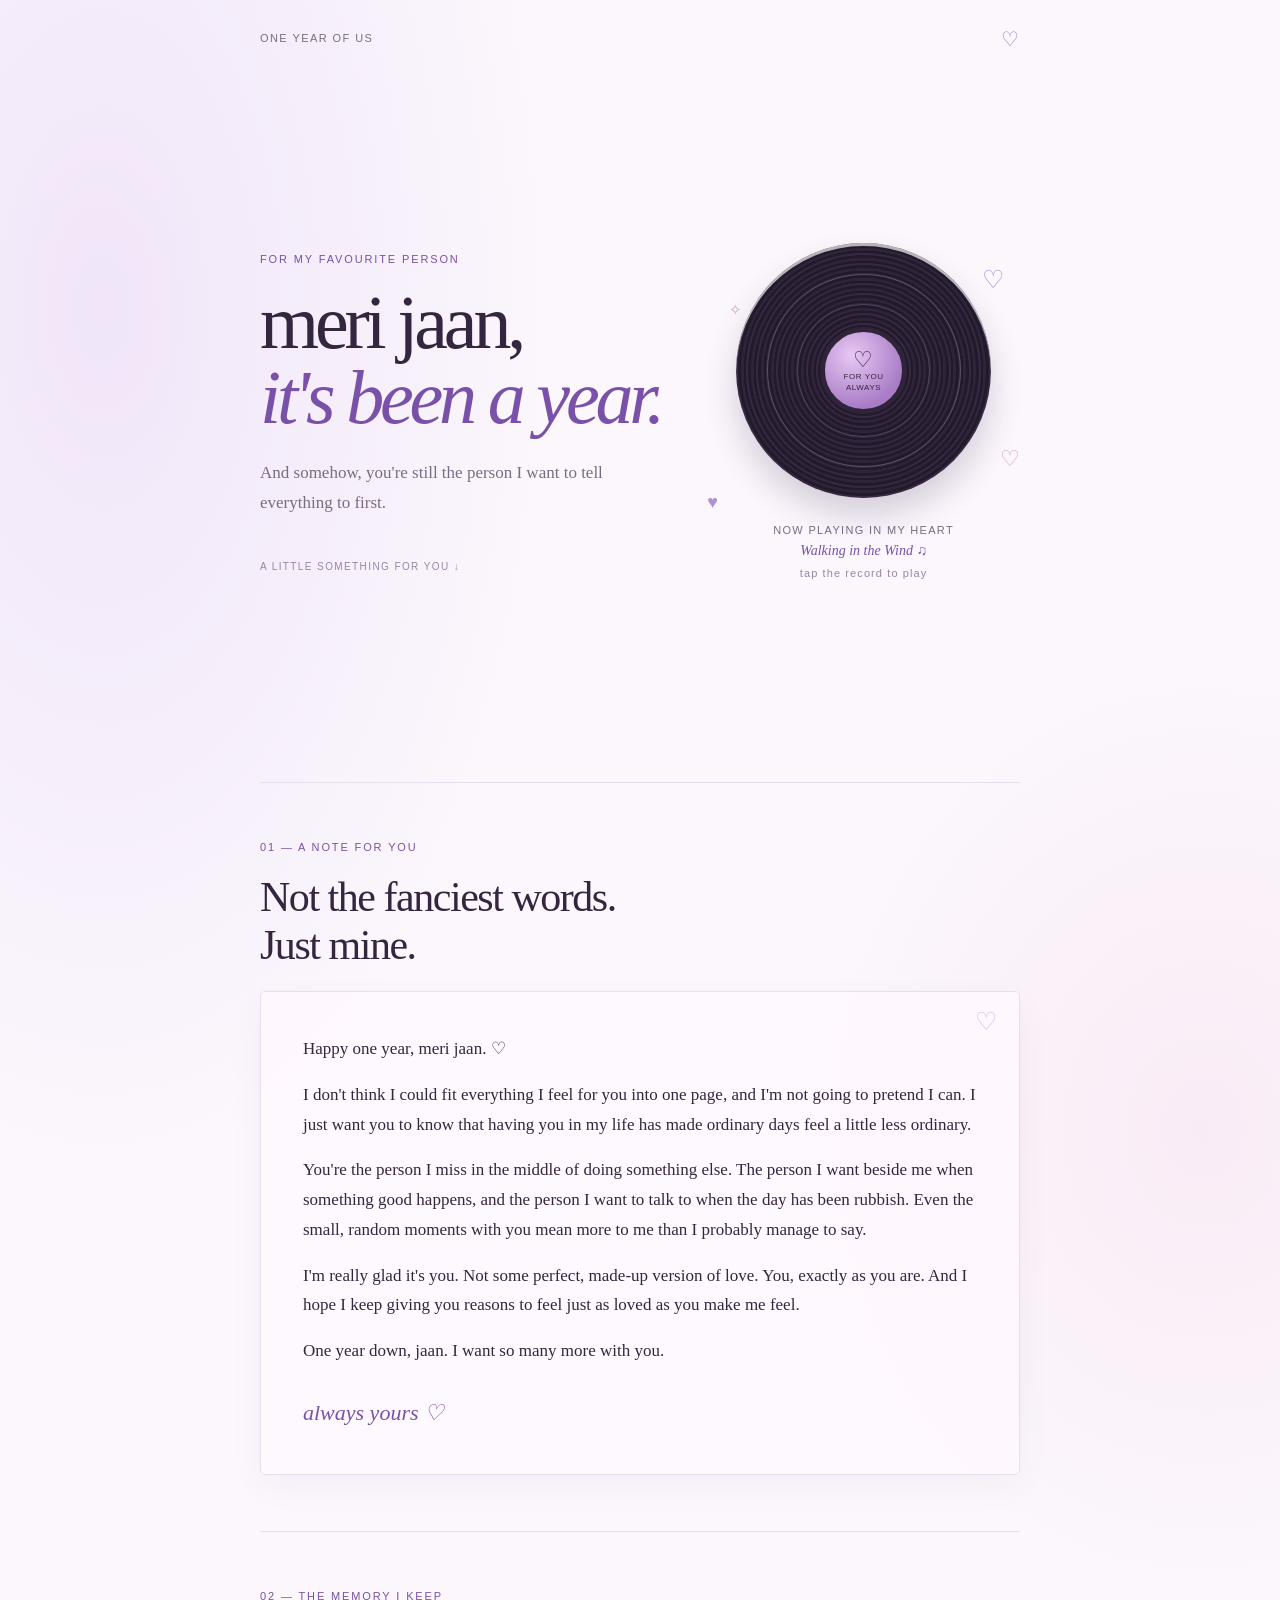
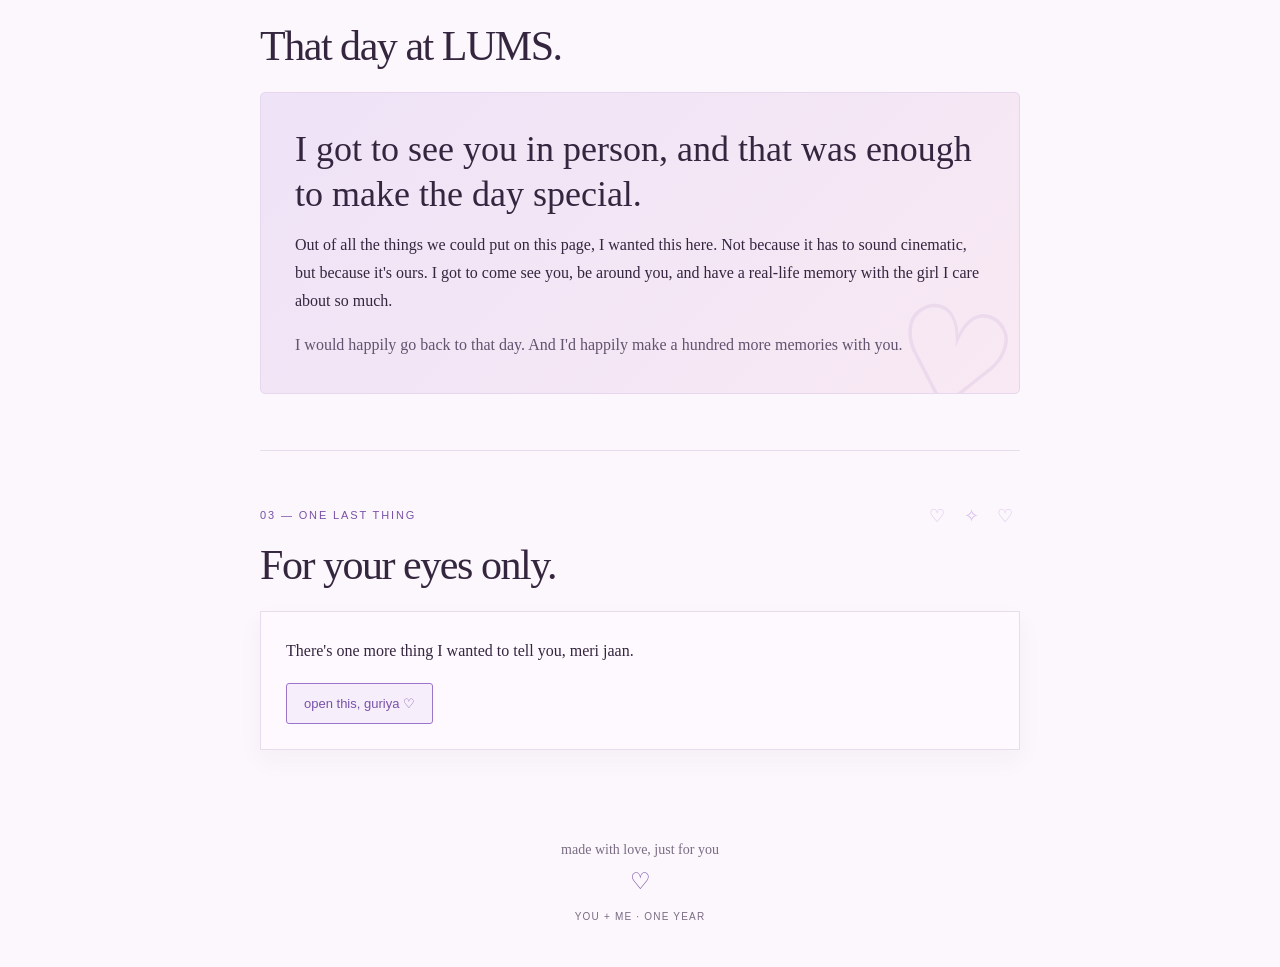
<file: index.html>
<!doctype html>
<html lang="en">
<head>
<meta charset="utf-8">
<meta name="viewport" content="width=device-width, initial-scale=1">
<meta name="theme-color" content="#f8f2fc">
<title>for meri jaan ♡</title>
<style>
  :root {
    --paper: #fbf7fc;
    --ink: #34263f;
    --muted: #796c83;
    --purple: #9b75c7;
    --purple-dark: #7951a8;
    --lavender: #e9dcf5;
    --pink: #f3d8e9;
    --line: #e8ddec;
    --white: #fffaff;
  }
  * { box-sizing: border-box; }
  html { scroll-behavior: smooth; }
  body {
    margin: 0;
    overflow-x: hidden;
    color: var(--ink);
    background:
      radial-gradient(ellipse at 8% 12%, rgba(225, 205, 245, .42), transparent 28rem),
      radial-gradient(ellipse at 94% 44%, rgba(246, 216, 235, .38), transparent 24rem),
      var(--paper);
    font-family: Georgia, "Times New Roman", serif;
    line-height: 1.75;
  }
  a { color: inherit; }
  .page { width: min(760px, calc(100% - 36px)); margin: 0 auto; position: relative; z-index: 1; }
  header {
    padding: 25px 0 18px;
    display: flex; justify-content: space-between; align-items: center;
    font: 11px/1.4 Arial, sans-serif; letter-spacing: .13em;
    color: var(--muted); text-transform: uppercase;
  }
  .tiny-heart { color: var(--purple); font-size: 20px; }
  .hero {
    min-height: 79vh; display: grid; grid-template-columns: 1.15fr .85fr;
    gap: 24px; align-items: center; padding: 42px 0 70px;
  }
  .eyebrow, .section-label {
    color: var(--purple-dark); font: 11px/1.5 Arial, sans-serif;
    letter-spacing: .17em; text-transform: uppercase;
  }
  .eyebrow { margin-bottom: 18px; }
  h1 { font-size: clamp(43px, 8vw, 76px); line-height: .98; font-weight: normal; letter-spacing: -.055em; margin: 0 0 24px; }
  h1 em { color: var(--purple-dark); font-weight: normal; }
  .intro { max-width: 410px; color: var(--muted); font-size: 17px; margin: 0; }
  .scroll-note { margin-top: 42px; font: 10px/1.5 Arial, sans-serif; letter-spacing: .14em; color: #9885a7; text-transform: uppercase; }
  .record-stage {
    min-height: 310px; display: flex; flex-direction: column; align-items: center; justify-content: center;
    position: relative;
  }

  /* The record is now a real button: tap to play / pause */
  .record-button {
    display: block; padding: 0; border: 0; background: transparent;
    border-radius: 50%; line-height: 0; cursor: pointer;
    position: relative; z-index: 5;
    touch-action: manipulation; -webkit-tap-highlight-color: transparent;
    transition: transform .25s;
  }
  .record-button:hover, .record-button:focus-visible { background: transparent; color: inherit; transform: scale(1.03); }
  .record-button:focus-visible { outline: 2px solid var(--purple); outline-offset: 6px; }
  .record-button:active { transform: scale(.97); }

  .record {
    width: clamp(190px, 27vw, 255px); aspect-ratio: 1; border-radius: 50%;
    position: relative; display: grid; place-items: center;
    background:
      repeating-radial-gradient(circle at center, #30243a 0 2px, #211a2a 3px 5px, #382843 6px 7px, #211a2a 8px 10px);
    box-shadow: 0 18px 32px rgba(67, 43, 84, .2), 0 3px 0 rgba(255,255,255,.65) inset;
    animation: spin 8s linear infinite;
    animation-play-state: paused;          /* stopped by default */
  }
  .record-button.playing .record { animation-play-state: running; }
  .record::before { content:""; position:absolute; inset: 12%; border: 1px solid rgba(226,205,239,.23); border-radius:50%; }
  .record::after { content:""; position:absolute; inset: 24%; border: 1px solid rgba(226,205,239,.16); border-radius:50%; }
  .label-disc {
    width: 34%; aspect-ratio: 1; border-radius: 50%; z-index: 1;
    background: radial-gradient(circle at 35% 30%, #e7c8f3, #a87cc6 72%);
    border: 5px solid #30243a; display:flex; flex-direction:column; align-items:center; justify-content:center;
    color:#382441; font: 8px/1.3 Arial,sans-serif; text-align:center; letter-spacing:.07em;
  }
  .label-disc .label-heart { font-size: 22px; line-height: 1.1; }
  .record-caption { margin-top: 24px; text-align:center; color:var(--muted); font:11px/1.6 Arial,sans-serif; letter-spacing:.12em; text-transform:uppercase; }
  .vinyl-note { font: italic 14px Georgia,serif; text-transform:none; letter-spacing:0; margin-top:3px; color:var(--purple-dark); }
  .vinyl-hint { font: 11px/1.6 Arial,sans-serif; letter-spacing:.1em; text-transform:none; margin-top:6px; color:#9885a7; }

  .float-heart { position:absolute; color:var(--purple); opacity:.78; animation: bob 3.4s ease-in-out infinite; user-select:none; pointer-events:none; }
  .heart-a { top: 15px; right: 5%; font-size: 25px; animation-delay:-.8s; }
  .heart-b { bottom: 64px; left: 0; font-size: 18px; animation-delay:-1.6s; }
  .heart-c { top: 54px; left: 7%; color:#d28bb8; font-size: 15px; animation-delay:-.3s; }
  .heart-d { bottom: 104px; right: 0; color:#d28bb8; font-size: 22px; animation-delay:-2s; }
  section { padding: 56px 0; border-top: 1px solid var(--line); position:relative; }
  .section-label { margin-bottom: 17px; }
  h2 { font-size: clamp(28px, 5.5vw, 42px); line-height: 1.15; font-weight: normal; letter-spacing: -.035em; margin: 0 0 22px; }
  p { margin: 0 0 16px; }
  .letter { background: rgba(255,250,255,.84); border: 1px solid var(--line); padding: clamp(22px, 6vw, 42px); border-radius: 5px; box-shadow: 0 12px 35px rgba(83, 50, 105, .045); position:relative; }
  .letter::after { content:"♡"; position:absolute; right:22px; top:8px; color:#d6b8e8; font-size:25px; }
  .letter p { font-size: 17px; }
  .signoff { margin-top: 28px; color: var(--purple-dark); font-style: italic; font-size: 22px; }
  .memory { background: linear-gradient(135deg, #eee3f7, #f8e9f3); padding: clamp(23px, 5vw, 34px); border:1px solid #e6d7ef; border-radius:5px; position:relative; overflow:hidden; }
  .memory::after { content:"♡"; position:absolute; font-size:140px; line-height:1; right:4px; bottom:-40px; color:rgba(153,112,190,.12); transform:rotate(12deg); }
  .memory .big { font-size: clamp(25px, 5vw, 36px); line-height: 1.25; margin-bottom: 14px; position:relative; z-index:1; }
  .memory p:last-child { margin-bottom:0; color:#62536e; position:relative; z-index:1; }
  .secret-box { border:1px solid var(--line); padding:25px; background:rgba(255,250,255,.84); box-shadow:0 10px 25px rgba(83,50,105,.04); }
  button { appearance:none; border:1px solid var(--purple); color:var(--purple-dark); background:#f6effb; padding:12px 17px; font:13px Arial,sans-serif; cursor:pointer; border-radius:3px; transition:background .2s,color .2s,transform .2s; }
  button:hover, button:focus-visible { background:var(--purple-dark); color:white; transform:translateY(-1px); }
  #secret { display:none; padding-top:22px; font-size:20px; line-height:1.55; }
  #secret.show { display:block; animation: reveal .45s ease both; }
  .decor-hearts { position:absolute; right:0; top:50px; color:#d2b1e8; letter-spacing:7px; font-size:18px; opacity:.8; }
  footer { padding:32px 0 45px; text-align:center; color:var(--muted); font-size:14px; }
  footer .heart { color:var(--purple-dark); font-size:23px; animation: pulse 1.8s ease-in-out infinite; }
  footer .tiny-footer { font:10px Arial,sans-serif; letter-spacing:.12em; margin-top:8px; }
  .petal { position:fixed; z-index:0; pointer-events:none; color:#c9a7e0; opacity:0; animation: drift linear infinite; }
  @keyframes spin { to { transform:rotate(360deg); } }
  @keyframes bob { 0%,100% { transform:translateY(0) rotate(-8deg); } 50% { transform:translateY(-11px) rotate(8deg); } }
  @keyframes pulse { 0%,100% { transform:scale(1); } 50% { transform:scale(1.15); } }
  @keyframes reveal { from { opacity:0; transform:translateY(7px); } to { opacity:1; transform:translateY(0); } }
  @keyframes drift { 0% { opacity:0; transform:translateY(-10vh) rotate(0deg); } 12% { opacity:.5; } 85% { opacity:.4; } 100% { opacity:0; transform:translateY(110vh) rotate(300deg); } }
  @media (max-width: 590px) {
    header { padding-top:20px; }
    .hero { min-height:auto; grid-template-columns:1fr; gap:0; padding:40px 0 52px; }
    .hero-copy { text-align:center; }
    .intro { margin:0 auto; }
    .scroll-note { margin-top:28px; }
    .record-stage { min-height:285px; margin-top:16px; }
    .record { width:210px; }
    .heart-a { right:12%; }
    .heart-b { left:12%; }
    .heart-c { left:16%; }
    .heart-d { right:12%; }
    section { padding:43px 0; }
  }
  @media (prefers-reduced-motion: reduce) {
    html { scroll-behavior:auto; }
    *, *::before, *::after { animation:none !important; transition:none !important; }
  }
</style>
</head>
<body>
  <!-- song.mp3 must sit in the same folder as this file -->
  <audio id="song" src="song.mp3" preload="auto" loop></audio>

  <div class="page">
    <header><span>one year of us</span><span class="tiny-heart">♡</span></header>
    <main>
      <div class="hero">
        <div class="hero-copy">
          <div class="eyebrow">for my favourite person</div>
          <h1>meri jaan,<br><em>it's been a year.</em></h1>
          <p class="intro">And somehow, you're still the person I want to tell everything to first.</p>
          <div class="scroll-note">a little something for you ↓</div>
        </div>
        <div class="record-stage">
          <span class="float-heart heart-a">♡</span>
          <span class="float-heart heart-b">♥</span>
          <span class="float-heart heart-c">✧</span>
          <span class="float-heart heart-d">♡</span>
          <button id="recordButton" class="record-button" type="button" aria-label="Play song" aria-pressed="false">
            <div class="record"><div class="label-disc"><span class="label-heart">♡</span><span>FOR YOU</span><span>ALWAYS</span></div></div>
          </button>
          <div class="record-caption">now playing in my heart<div class="vinyl-note">Walking in the Wind ♫</div><div class="vinyl-hint" id="vinylHint">tap the record to play</div></div>
        </div>
      </div>

      <section>
        <div class="section-label">01 — a note for you</div>
        <h2>Not the fanciest words.<br>Just mine.</h2>
        <div class="letter">
          <p>Happy one year, meri jaan. ♡</p>
          <p>I don't think I could fit everything I feel for you into one page, and I'm not going to pretend I can. I just want you to know that having you in my life has made ordinary days feel a little less ordinary.</p>
          <p>You're the person I miss in the middle of doing something else. The person I want beside me when something good happens, and the person I want to talk to when the day has been rubbish. Even the small, random moments with you mean more to me than I probably manage to say.</p>
          <p>I'm really glad it's you. Not some perfect, made-up version of love. You, exactly as you are. And I hope I keep giving you reasons to feel just as loved as you make me feel.</p>
          <p>One year down, jaan. I want so many more with you.</p>
          <div class="signoff">always yours ♡</div>
        </div>
      </section>

      <section>
        <div class="section-label">02 — the memory I keep</div>
        <h2>That day at LUMS.</h2>
        <div class="memory">
          <p class="big">I got to see you in person, and that was enough to make the day special.</p>
          <p>Out of all the things we could put on this page, I wanted this here. Not because it has to sound cinematic, but because it's ours. I got to come see you, be around you, and have a real-life memory with the girl I care about so much.</p>
          <p>I would happily go back to that day. And I'd happily make a hundred more memories with you.</p>
        </div>
      </section>
      <section>
        <div class="decor-hearts" aria-hidden="true">♡ ✧ ♡</div>
        <div class="section-label">03 — one last thing</div>
        <h2>For your eyes only.</h2>
        <div class="secret-box">
          <p style="margin-bottom:18px">There's one more thing I wanted to tell you, meri jaan.</p>
          <button id="revealButton" type="button" aria-expanded="false" aria-controls="secret">open this, guriya ♡</button>
          <div id="secret">I don't need every day to be perfect. I just want to keep choosing you on the normal days, the difficult days, the silly days, and all the days we haven't met yet. Thank you for being my person. I love you, meri jaan. ♡</div>
        </div>
      </section>
    </main>
    <footer>made with love, just for you<div class="heart">♡</div><div class="tiny-footer">YOU + ME · ONE YEAR</div></footer>
  </div>
<script>
  // ---- Secret message ----
  const button = document.getElementById('revealButton');
  const secret = document.getElementById('secret');
  button.addEventListener('click', () => {
    const isOpen = secret.classList.toggle('show');
    button.setAttribute('aria-expanded', String(isOpen));
    button.textContent = isOpen ? 'close this ♡' : 'open this, guriya ♡';
  });

  // ---- Vinyl: tap to play / pause song.mp3 ----
  const song = document.getElementById('song');
  const recordButton = document.getElementById('recordButton');
  const vinylHint = document.getElementById('vinylHint');

  function setPlayingUI(isPlaying) {
    recordButton.classList.toggle('playing', isPlaying);
    recordButton.setAttribute('aria-pressed', String(isPlaying));
    recordButton.setAttribute('aria-label', isPlaying ? 'Pause song' : 'Play song');
    vinylHint.textContent = isPlaying ? 'tap the record to pause' : 'tap the record to play';
  }

  recordButton.addEventListener('click', async () => {
    if (song.paused) {
      try {
        await song.play();
      } catch (err) {
        vinylHint.textContent = "couldn't load song.mp3 — check it's in the same folder";
        console.error(err);
      }
    } else {
      song.pause();
    }
  });

  // Keep the spinning in sync with the actual audio state
  song.addEventListener('play',  () => setPlayingUI(true));
  song.addEventListener('pause', () => setPlayingUI(false));
  song.addEventListener('error', () => {
    setPlayingUI(false);
    vinylHint.textContent = "couldn't find song.mp3 — check it's in the same folder";
  });

  // ---- Floating hearts ----
  const reducedMotion = window.matchMedia('(prefers-reduced-motion: reduce)').matches;
  if (!reducedMotion) {
    const symbols = ['♡', '♥', '✧'];
    for (let i = 0; i < 10; i++) {
      const heart = document.createElement('span');
      heart.className = 'petal';
      heart.textContent = symbols[i % symbols.length];
      heart.style.left = (5 + Math.random() * 90) + 'vw';
      heart.style.animationDuration = (13 + Math.random() * 13) + 's';
      heart.style.animationDelay = (-Math.random() * 24) + 's';
      heart.style.fontSize = (10 + Math.random() * 12) + 'px';
      document.body.appendChild(heart);
    }
  }
</script>
</body>
</html>
</file>
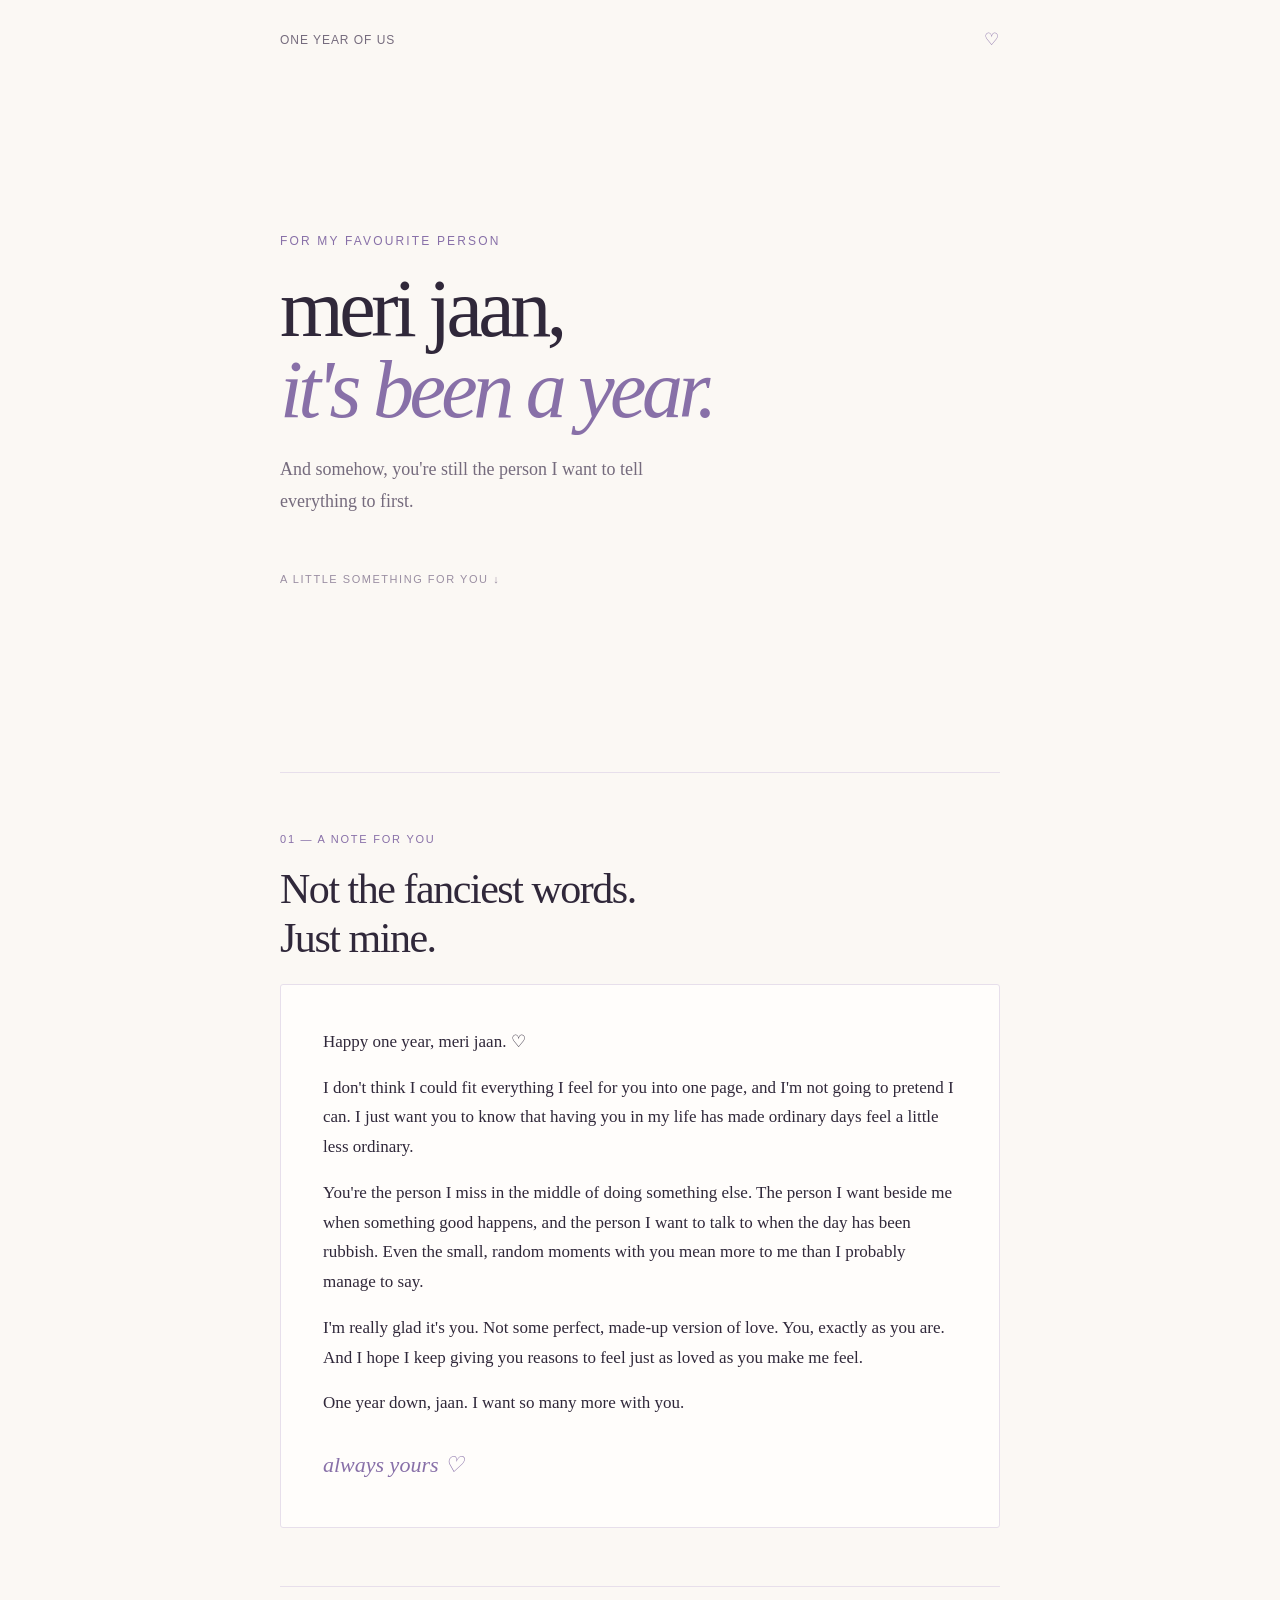
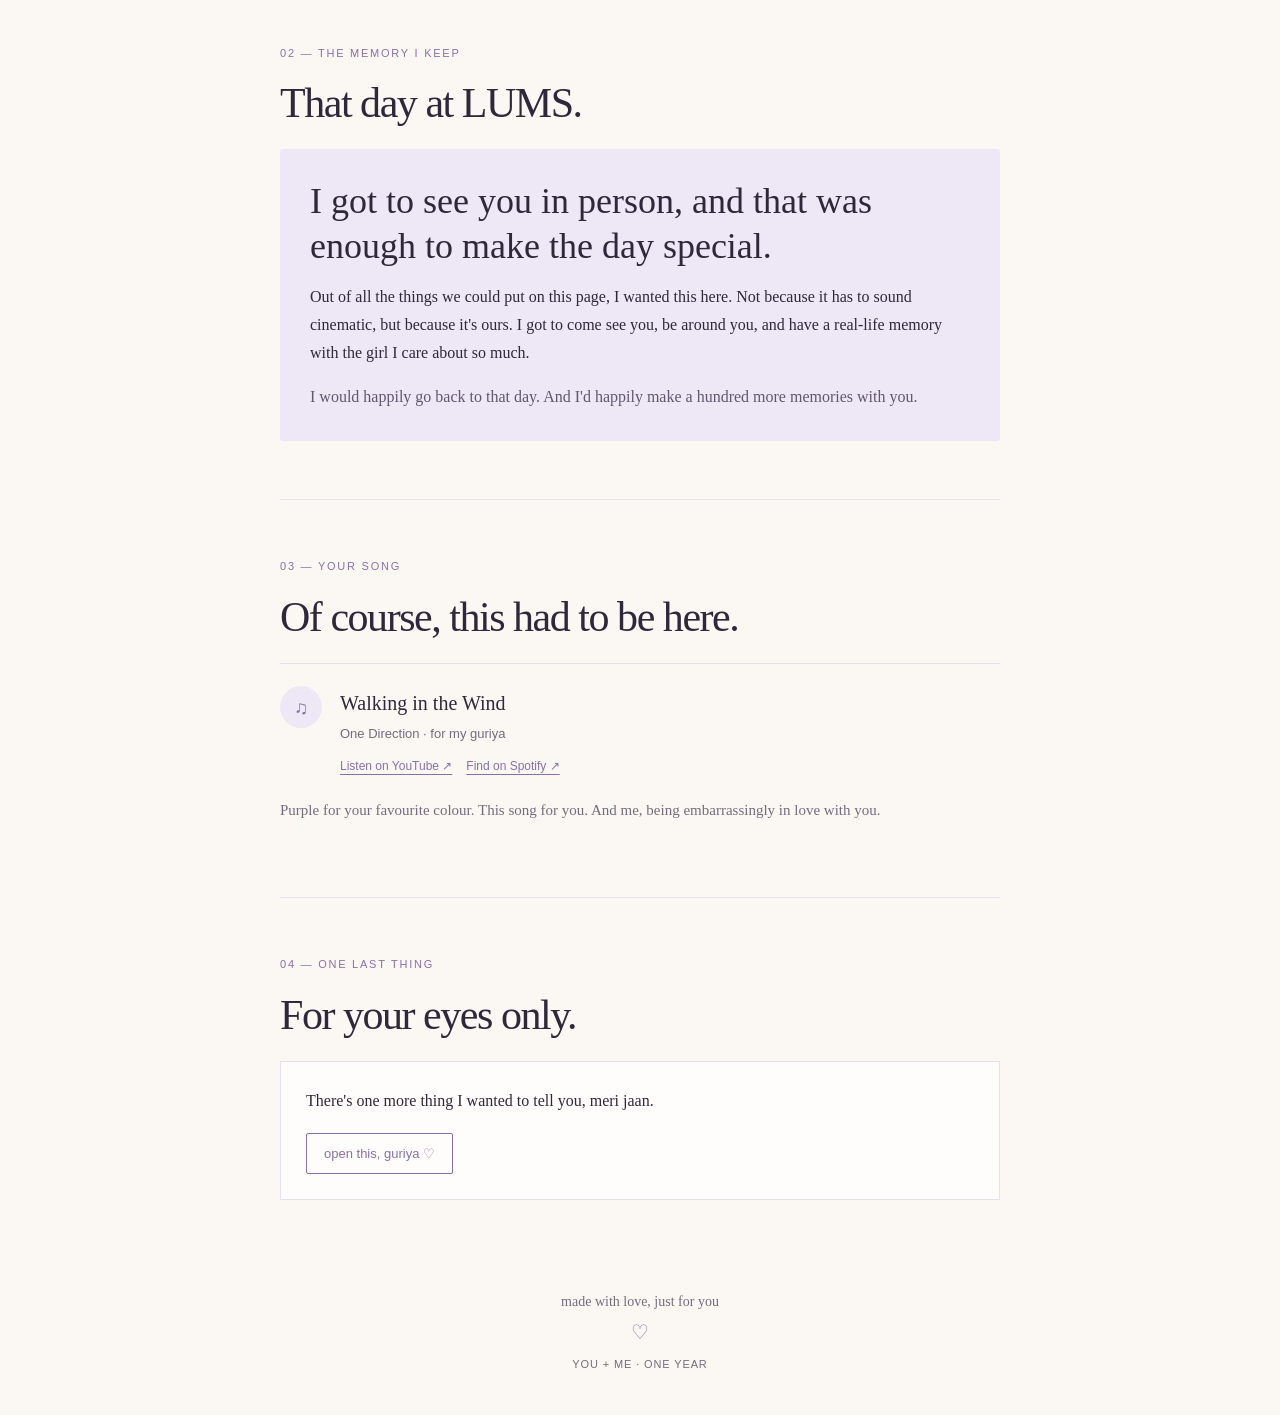
<file: indexx.html>
<!doctype html>
<html lang="en">
<head>
<meta charset="utf-8">
<meta name="viewport" content="width=device-width, initial-scale=1">
<title>for meri jaan ♡</title>
<style>
  :root {
    --paper: #fbf8f4;
    --ink: #30283a;
    --muted: #756b7d;
    --purple: #8870a8;
    --light-purple: #eee7f5;
    --line: #e7dfeb;
    --white: #fffdfb;
  }
  * { box-sizing: border-box; }
  html { scroll-behavior: smooth; }
  body {
    margin: 0;
    background: var(--paper);
    color: var(--ink);
    font-family: Georgia, "Times New Roman", serif;
    line-height: 1.75;
  }
  a { color: inherit; }
  .page {
    width: min(720px, calc(100% - 36px));
    margin: 0 auto;
  }
  header {
    padding: 28px 0 18px;
    display: flex;
    justify-content: space-between;
    align-items: center;
    font: 12px/1.4 Arial, sans-serif;
    letter-spacing: .08em;
    color: var(--muted);
    text-transform: uppercase;
  }
  .tiny-heart { color: var(--purple); font-size: 17px; }
  .hero {
    min-height: 78vh;
    display: flex;
    flex-direction: column;
    justify-content: center;
    padding: 50px 0 72px;
  }
  .eyebrow {
    color: var(--purple);
    font: 12px/1.5 Arial, sans-serif;
    letter-spacing: .18em;
    text-transform: uppercase;
    margin-bottom: 18px;
  }
  h1 {
    font-size: clamp(46px, 10vw, 82px);
    line-height: .99;
    font-weight: normal;
    letter-spacing: -.055em;
    margin: 0 0 24px;
  }
  h1 em { color: var(--purple); font-weight: normal; }
  .intro {
    max-width: 440px;
    color: var(--muted);
    font-size: 18px;
    margin: 0;
  }
  .scroll-note {
    margin-top: 54px;
    font: 11px/1.5 Arial, sans-serif;
    letter-spacing: .14em;
    color: #9a8ea2;
    text-transform: uppercase;
  }
  section { padding: 58px 0; border-top: 1px solid var(--line); }
  .section-label {
    color: var(--purple);
    font: 11px/1.5 Arial, sans-serif;
    letter-spacing: .16em;
    text-transform: uppercase;
    margin-bottom: 18px;
  }
  h2 {
    font-size: clamp(28px, 6vw, 42px);
    line-height: 1.15;
    font-weight: normal;
    letter-spacing: -.035em;
    margin: 0 0 22px;
  }
  p { margin: 0 0 16px; }
  .letter {
    background: var(--white);
    border: 1px solid var(--line);
    padding: clamp(22px, 6vw, 42px);
    border-radius: 3px;
  }
  .letter p { font-size: 17px; }
  .signoff { margin-top: 28px; color: var(--purple); font-style: italic; font-size: 22px; }
  .memory {
    background: var(--light-purple);
    padding: 30px;
    border-radius: 3px;
  }
  .memory .big {
    font-size: clamp(25px, 5vw, 36px);
    line-height: 1.25;
    margin-bottom: 14px;
  }
  .memory p:last-child { margin-bottom: 0; color: #62576e; }
  .song-line {
    display: flex;
    gap: 18px;
    align-items: flex-start;
    padding: 22px 0;
    border-top: 1px solid var(--line);
  }
  .song-mark {
    width: 42px;
    height: 42px;
    flex: 0 0 42px;
    display: grid;
    place-items: center;
    background: var(--light-purple);
    color: var(--purple);
    border-radius: 50%;
    font-size: 19px;
  }
  .song-title { font-size: 20px; margin: 0 0 3px; }
  .song-sub { color: var(--muted); font: 13px/1.6 Arial, sans-serif; }
  .song-links { margin-top: 12px; display: flex; flex-wrap: wrap; gap: 14px; }
  .song-links a {
    font: 12px/1.5 Arial, sans-serif;
    color: var(--purple);
    text-decoration-thickness: 1px;
    text-underline-offset: 4px;
  }
  .secret-box {
    border: 1px solid var(--line);
    padding: 25px;
    background: var(--white);
  }
  button {
    appearance: none;
    border: 1px solid var(--purple);
    color: var(--purple);
    background: transparent;
    padding: 12px 17px;
    font: 13px Arial, sans-serif;
    cursor: pointer;
    border-radius: 2px;
    transition: background .2s, color .2s;
  }
  button:hover, button:focus-visible { background: var(--purple); color: white; }
  #secret {
    display: none;
    padding-top: 22px;
    font-size: 20px;
    line-height: 1.55;
  }
  #secret.show { display: block; }
  footer {
    padding: 32px 0 45px;
    text-align: center;
    color: var(--muted);
    font-size: 14px;
  }
  footer .heart { color: var(--purple); font-size: 20px; }
  @media (max-width: 480px) {
    header { padding-top: 20px; }
    .hero { min-height: 75vh; padding-top: 36px; }
    section { padding: 43px 0; }
    .memory { padding: 23px; }
  }
  @media (prefers-reduced-motion: reduce) {
    html { scroll-behavior: auto; }
    * { transition: none !important; }
  }
</style>
</head>
<body>
  <div class="page">
    <header>
      <span>one year of us</span>
      <span class="tiny-heart">♡</span>
    </header>

    <main>
      <div class="hero">
        <div class="eyebrow">for my favourite person</div>
        <h1>meri jaan,<br><em>it's been a year.</em></h1>
        <p class="intro">And somehow, you're still the person I want to tell everything to first.</p>
        <div class="scroll-note">a little something for you ↓</div>
      </div>

      <section>
        <div class="section-label">01 — a note for you</div>
        <h2>Not the fanciest words.<br>Just mine.</h2>
        <div class="letter">
          <p>Happy one year, meri jaan. ♡</p>
          <p>I don't think I could fit everything I feel for you into one page, and I'm not going to pretend I can. I just want you to know that having you in my life has made ordinary days feel a little less ordinary.</p>
          <p>You're the person I miss in the middle of doing something else. The person I want beside me when something good happens, and the person I want to talk to when the day has been rubbish. Even the small, random moments with you mean more to me than I probably manage to say.</p>
          <p>I'm really glad it's you. Not some perfect, made-up version of love. You, exactly as you are. And I hope I keep giving you reasons to feel just as loved as you make me feel.</p>
          <p>One year down, jaan. I want so many more with you.</p>
          <div class="signoff">always yours ♡</div>
        </div>
      </section>

      <section>
        <div class="section-label">02 — the memory I keep</div>
        <h2>That day at LUMS.</h2>
        <div class="memory">
          <p class="big">I got to see you in person, and that was enough to make the day special.</p>
          <p>Out of all the things we could put on this page, I wanted this here. Not because it has to sound cinematic, but because it's ours. I got to come see you, be around you, and have a real-life memory with the girl I care about so much.</p>
          <p>I would happily go back to that day. And I'd happily make a hundred more memories with you.</p>
        </div>
      </section>

      <section>
        <div class="section-label">03 — your song</div>
        <h2>Of course, this had to be here.</h2>
        <div class="song-line">
          <div class="song-mark">♫</div>
          <div>
            <p class="song-title">Walking in the Wind</p>
            <div class="song-sub">One Direction · for my guriya</div>
            <div class="song-links">
              <a href="https://www.youtube.com/results?search_query=One+Direction+Walking+in+the+Wind" target="_blank" rel="noopener noreferrer">Listen on YouTube ↗</a>
              <a href="https://open.spotify.com/search/One%20Direction%20Walking%20in%20the%20Wind" target="_blank" rel="noopener noreferrer">Find on Spotify ↗</a>
            </div>
          </div>
        </div>
        <p style="color:var(--muted);font-size:15px">Purple for your favourite colour. This song for you. And me, being embarrassingly in love with you.</p>
      </section>

      <section>
        <div class="section-label">04 — one last thing</div>
        <h2>For your eyes only.</h2>
        <div class="secret-box">
          <p style="margin-bottom:18px">There's one more thing I wanted to tell you, meri jaan.</p>
          <button id="revealButton" type="button" aria-expanded="false" aria-controls="secret">open this, guriya ♡</button>
          <div id="secret">
            I don't need every day to be perfect. I just want to keep choosing you on the normal days, the difficult days, the silly days, and all the days we haven't met yet. Thank you for being my person. I love you, meri jaan. ♡
          </div>
        </div>
      </section>
    </main>

    <footer>
      made with love, just for you <div class="heart">♡</div>
      <div style="font:11px Arial,sans-serif;letter-spacing:.08em;margin-top:8px">YOU + ME · ONE YEAR</div>
    </footer>
  </div>
<script>
  const button = document.getElementById('revealButton');
  const secret = document.getElementById('secret');
  button.addEventListener('click', () => {
    const isOpen = secret.classList.toggle('show');
    button.setAttribute('aria-expanded', String(isOpen));
    button.textContent = isOpen ? 'close this ♡' : 'open this, guriya ♡';
  });
</script>
</body>
</html>
</file>
